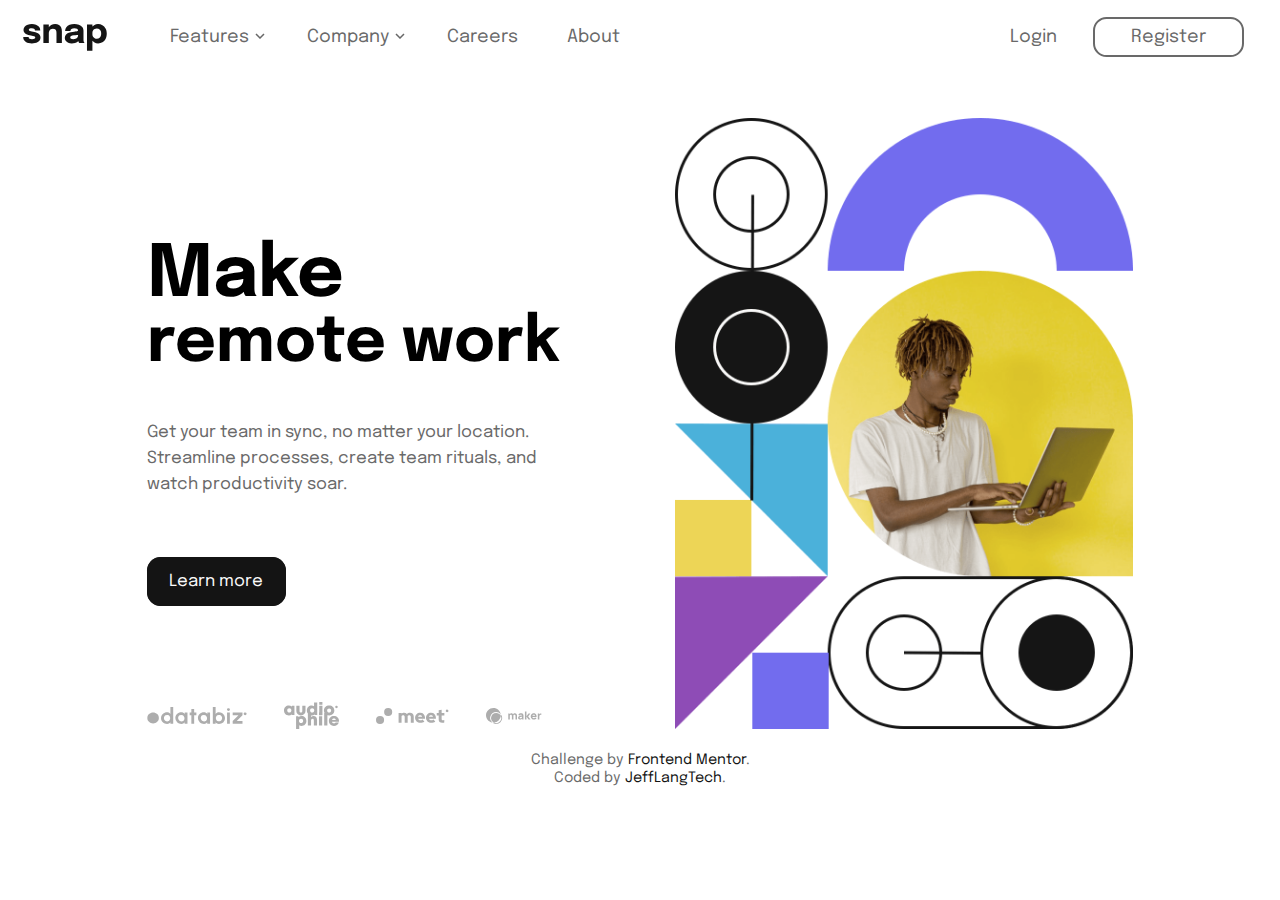
<file: index.html>
<!DOCTYPE html>
<html lang="en">
<head>
    <meta charset="UTF-8">
    <meta name="viewport" content="width=device-width, height=device-height, initial-scale=1.0">
    <link rel="icon" type="image/png" sizes="32x32" href="./images/favicon-32x32.png">
    <link rel="stylesheet" href="css/reset.css">
    <link rel="stylesheet" href="css/index-v2.css">
    <link rel="preconnect" href="https://fonts.googleapis.com">
    <link rel="preconnect" href="https://fonts.gstatic.com" crossorigin>
    <link href="https://fonts.googleapis.com/css2?family=Epilogue:wght@500;700;800&display=swap" rel="stylesheet">
    <title>Frontend Mentor | Intro section with dropdown navigation</title>
</head>
<body>
    <div id="body-wrapper">
    <header>
        <div id="overlay"></div>
        <div class="nav-container">
            <div class="logo">
                <img src="images/logo.svg" alt="">
            </div>
            <nav id="nav-menu" class="nav-flex-container">
                <div class="primary-links">
                    <ul class="flex-nav-links">
                        <li class="accordion-container">
                            <a href="#" class="accordion-ctrl">Features<img class="menu-arrow" src="images/icon-arrow-down.svg" alt="" srcset="">
                            </a>
                            <div class="accordion-content">
                                <ul class="sub-nav">
                                  <li><a href="#" class=""><img src="images/icon-todo.svg" alt="" srcset="" class="list-icons">Todo List</a></li>
                                  <li><a href="#" class=""><img src="images/icon-calendar.svg" alt="" srcset="" class="list-icons">Calendar</a></li>
                                  <li><a href="#" class=""><img src="images/icon-reminders.svg" alt="" srcset="" class="list-icons">Reminders</a></li>
                                  <li><a href="#" class=""><img src="images/icon-planning.svg" alt="" srcset="" class="list-icons">Planning</a></li>
                                </ul>
                            </div>
                        </li>
                        <li class="accordion-container">
                            <a href="#" class="accordion-ctrl">Company<img class="menu-arrow" src="images/icon-arrow-down.svg" alt="" srcset="">
                            </a>
                            <div class="accordion-content company-links">
                                <ul class="sub-nav">
                                  <li><a href="#" class="">History</a></li>
                                  <li><a href="#" class="">Our Team</a></li>
                                  <li><a href="#" class="">Blog</a></li>
                                </ul>
                            </div>
                        </li>
                        <li><a href="#">Careers</a></li>
                        <li><a href="#">About</a></li>
                    </ul>
                </div>
                <div class="flex-nav-links user-links">
                    <div class="user-buttons"><a href="#">Login</a></div>
                    <div class="user-buttons"><a class="register" href="#">Register</a></div>
                </div>
            </nav>
            <div class="menu-ctrl">
                <img id="menu-open" src="images/icon-menu.svg" alt="">
                <img id="menu-close" class="removed" src="images/icon-close-menu.svg" alt="">
            </div>
        </div>
    </header>
    <main>
        <div class="hero">
            <img class="img-mobile" src="images/image-hero-mobile.png" alt="" srcset="">
            <img class="img-desktop" src="images/image-hero-desktop.png" alt="" srcset="">
        </div>
        <div class="cta-container">
            <div class="cta-content">
                <h1><span id="lead-word">Make </span>remote work</h1>
                <p>Get your team in sync, no matter your location. Streamline processes, create team rituals, and watch productivity soar.</p>
            </div>
            <div class="cta">
                <a href="#" class="cta-button">Learn more</a>
            </div>
            <div class="examples-container">
                <div class="customer-examples"><img src="images/client-databiz.svg" alt="" srcset=""></div>
                <div class="customer-examples"><img src="images/client-audiophile.svg" alt="" srcset=""></div>
                <div class="customer-examples"><img src="images/client-meet.svg" alt="" srcset=""></div>
                <div class="customer-examples"><img src="images/client-maker.svg" alt="" srcset=""></div>
              </div>
        </div>
    </main>
    <footer>
        <div class="attribution">
            <p>Challenge by <a href="https://www.frontendmentor.io?ref=challenge" target="_blank">Frontend Mentor</a>.</p>
            <p>Coded by <a href="https://jefflangtech.github.io/">JeffLangTech</a>.</p>
        </div>
    </footer>
</div>
<script src="js/indexV2.js"></script>
</body>
</html>
</file>
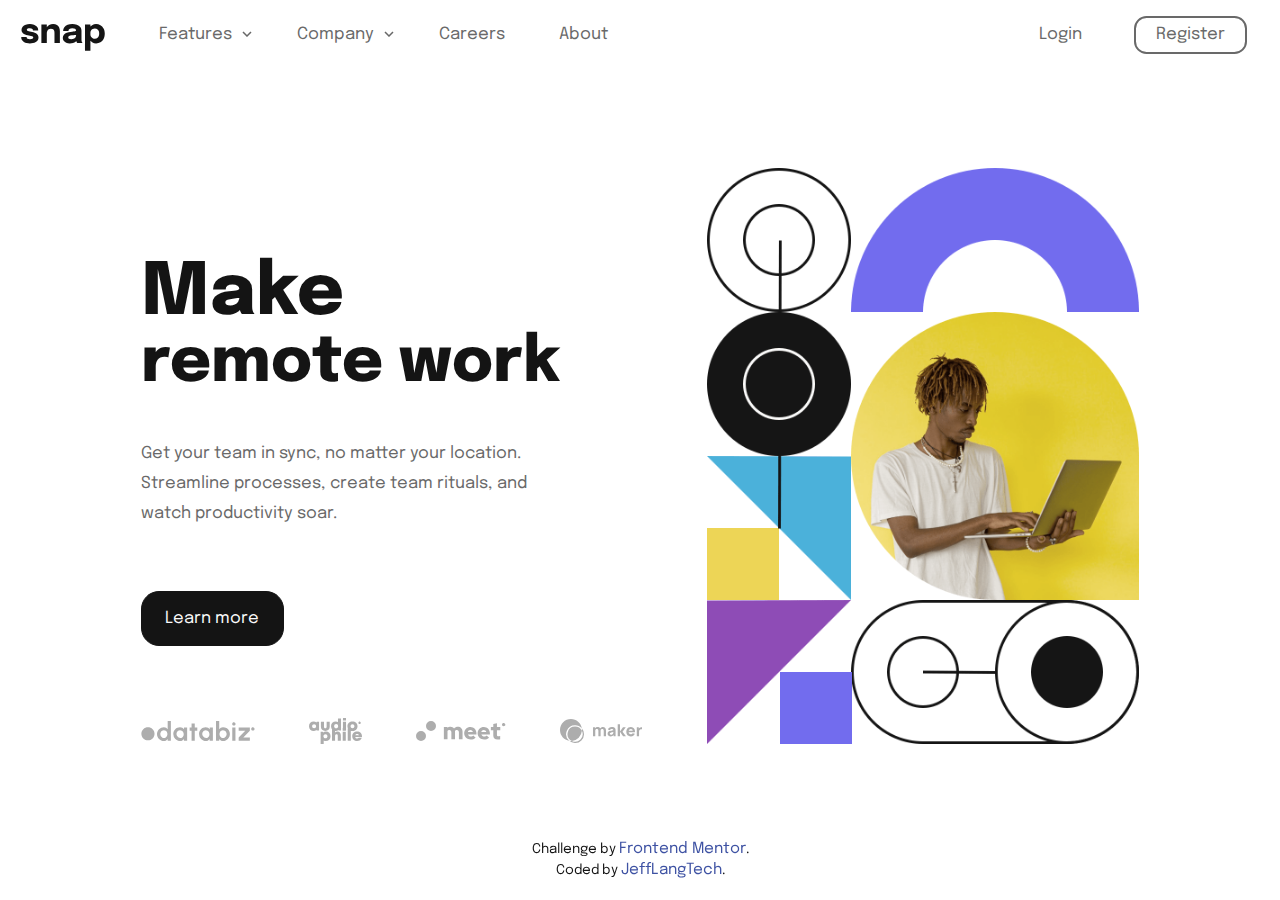
<file: index-v1.html>
<!DOCTYPE html>
<html lang="en">
<head>
    <meta charset="UTF-8">
    <meta name="viewport" content="width=device-width, initial-scale=1.0">
    <link rel="icon" type="image/png" sizes="32x32" href="./images/favicon-32x32.png">
    <link rel="stylesheet" href="css/index.css">
    <link rel="preconnect" href="https://fonts.googleapis.com">
    <link rel="preconnect" href="https://fonts.gstatic.com" crossorigin>
    <link href="https://fonts.googleapis.com/css2?family=Epilogue:wght@500;700;800&display=swap" rel="stylesheet">
    <title>Frontend Mentor | Intro section with dropdown navigation</title>
</head>
<body>
  <header>
    <div id="overlay"></div>
    <div class="nav-container">
      <div class="logo-container">
        <img class="logo" src="images/logo.svg" alt="" srcset="">
        <img id="menu-open" class="menu-ctrl" src="images/icon-menu.svg" alt="" srcset="">
        <img id="menu-close" class="menu-ctrl removed" src="images/icon-close-menu.svg" alt="" srcset="">
      </div>
      <nav id="nav-menu">
        <ul class="main-nav">
          <li><div class="accordion-ctrl link">Features
            <img class="accordion-ctrl-icon" src="images/icon-arrow-down.svg" alt="" srcset="">
            </div>
            <div class="accordion-content">
              <ul class="sub-nav">
                <li><a href="#" class="sub-links link"><img src="images/icon-todo.svg" alt="" srcset="">Todo List</a></li>
                <li><a href="#" class="sub-links link"><img src="images/icon-calendar.svg" alt="" srcset="">Calendar</a></li>
                <li><a href="#" class="sub-links link"><img src="images/icon-reminders.svg" alt="" srcset="">Reminders</a></li>
                <li><a href="#" class="sub-links link"><img src="images/icon-planning.svg" alt="" srcset="">Planning</a></li>
              </ul>
            </div>
          </li>
          <li><div class="accordion-ctrl link">Company
            <img class="accordion-ctrl-icon" src="images/icon-arrow-down.svg" alt="" srcset="">
            </div>
            <div class="accordion-content company-links">
              <ul class="sub-nav">
                <li><a href="#" class="sub-links link">History</a></li>
                <li><a href="#" class="sub-links link">Our Team</a></li>
                <li><a href="#" class="sub-links link">Blog</a></li>
              </ul>
            </div>
          </li>
          <li><a href="#" class="link">Careers</a></li>
          <li><a href="#" class="link last-nav-link">About</a></li>
        </ul>
        <div class="user-btn-container">
          <a href="#" class="user-btn link">Login</a>
          <a href="#" class="user-btn register link">Register</a>
        </div> 
      </nav>
    </div>
  </header>
  <main>
    <div class="hero-mobile">
      <img src="images/image-hero-mobile.png" alt="" srcset="">
    </div>
    <div class="hero-desktop">
      <img src="images/image-hero-desktop.png" alt="" srcset="">
    </div>
    <section class="cta">
      <h1><span class="h1-lead-word">Make <br class="h1-break"></span>remote work</h1>
      <p>Get your team in sync, no matter your location. Streamline processes, create team rituals, and watch productivity soar.</p>
      <a href="#" class="btn-cta">Learn more</a>
      <div class="examples-container">
        <div class="customer-examples"><img src="images/client-databiz.svg" alt="" srcset=""></div>
        <div class="customer-examples"><img src="images/client-audiophile.svg" alt="" srcset=""></div>
        <div class="customer-examples"><img src="images/client-meet.svg" alt="" srcset=""></div>
        <div class="customer-examples"><img src="images/client-maker.svg" alt="" srcset=""></div>
      </div>
    </section>
  </main>
  <div class="attribution">
    <p>Challenge by <a href="https://www.frontendmentor.io?ref=challenge" target="_blank">Frontend Mentor</a>.</p>
    <p>Coded by <a href="https://jefflangtech.github.io/">JeffLangTech</a>.</p>
  </div>
  <script src="js/index.js"></script>
</body>
</html>
</file>
<file: css/index-v2.css>
/* Colors
- Almost White: hsl(0, 0%, 98%)
- Medium Gray: hsl(0, 0%, 41%)
- Almost Black: hsl(0, 0%, 8%)

The designs were created to the following widths:

- Mobile: 375px
- Desktop: 1440px

- Font size (paragraph): 18px

font-family: 'Epilogue', sans-serif;
*/

* {
    box-sizing: border-box;
}

html {
    font-family: 'Epilogue', sans-serif;
    font-size: 18px;
}

body {
    margin: 0;
    padding: 0;
    height: 100%;
    position: relative;
    overflow: hidden;
}

#body-wrapper {
    width: 100%;
    overflow-x: hidden;
}

a {
    text-decoration: none;
}

/* NAV BAR */

#overlay {
    position: absolute;
    display: none;
    width: 100vw;
    height: 100%;
    background-color: hsl(0, 0%, 0%, 0.5);
    z-index: 50;
    cursor: pointer;
}

.nav-container {
    position: relative;
    width: 100vw;
    height: 100%;
    padding-block: 1rem;
    padding-left: 1.25rem;
    margin-bottom: 0.25rem;
    display: flex;
    align-items: center;
}

.logo {
    flex-grow: 0;
    flex-shrink: 0;
}

.logo > img {
    margin-top: 6px;
}

.nav-flex-container {
    display: flex;
    height: 100%;
    flex-grow: 1;
    padding-left: 1.5rem;
    justify-content: space-between;
    align-items: center;
}

.flex-nav-links {
    display: flex;
    align-items: center;
    margin-inline: 2rem;
    gap: 2rem;
}

.flex-nav-links li:last-child {
    margin-left: 0.75rem;
}

.flex-nav-links a {
    color: hsl(0, 0%, 41%);
}

.menu-arrow {
    padding-block: 3px;
    padding-inline: 6px;
    transition: transform 0.3s ease-in-out;
}

.accordion-content {
    max-height: 0px;
    opacity: 0;
    overflow: hidden;
    transition: max-height 0.2s ease-in-out, opacity 0.5s;
}

.sub-nav {
    padding-top: 1.5rem;
    padding-left: 1.5rem;
}

.sub-nav li {
    margin-bottom: 0.9rem;
}

.list-icons {
    padding-right: 1rem;
}

.user-links {
    margin-left: 0;
    padding-left: 0;
}

a:hover {
    color: hsl(0, 0%, 8%);
}

.register {
    border: 2px solid hsl(0, 0%, 41%);
    padding-block: 0.5rem;
    padding-inline: 2rem;
    border-radius: 0.75rem;
}

.register:hover {
    border: 2px solid hsl(0, 0%, 8%);
    cursor: pointer;
}

.menu-ctrl {
    display: none;
    cursor: pointer;
}

/* MAIN CONTENT */

main {
    display: flex;
    flex-direction: row-reverse;
    align-items: flex-end;
    justify-content: space-evenly;
}

.cta-content {
    display: flex;
    flex-direction: column;
    align-items: center;
    padding: 0.6rem;
    margin-bottom: 2rem;
}

h1 {
    font-weight: 700;
    font-size: 2rem;
    padding-top: 0.7rem;
    margin-block: 1.35rem;
}

.cta-content p {
    color: hsl(0, 0%, 41%);
    line-height: 1.45rem;
    font-size: 0.93rem;
    text-align: center;
    max-width: 625px;
}

.cta {
    text-align: center;
    margin-block: 1.2rem;
    padding-inline: 0.6rem;
}

.cta-button {
    background-color: hsl(0, 0%, 8%);
    border: 1px solid hsl(0, 0%, 8%);
    color: hsl(0, 0%, 98%);
    padding-block: 0.85rem;
    padding-inline: 1.2rem;
    border-radius: 0.75rem;
    font-size: 0.93rem;
}

.cta-button:hover {
    color: hsl(0, 0%, 8%);
    border: 2px solid hsl(0, 0%, 8%);
    background-color: hsl(0, 0%, 98%);
    cursor: pointer;
}

.examples-container {
    padding-block: 2rem;
    display: flex;
    justify-content: space-between;
    align-items: center;
    width: 100vw;
    max-width: 625px;
    padding-inline: 0.6rem;
    gap: 1rem;
}

.customer-examples {
    max-width: calc(100vw / 4.5);
}

.customer-examples > img {
    width: 100%;
    max-height: 1.5rem;
}

.customer-examples:nth-child(n+3) > img {
    max-height: 0.9rem;
}

footer {
    /* position: absolute; */
    /* bottom: 0px; */
    width: 100vw;
    text-align: center;
    padding-block: 1rem;
}

.attribution {
    font-size: 0.8rem;
}

.attribution p {
    color: hsl(0, 0%, 41%);
    line-height: 1rem;
}

.attribution a {
    color: hsl(0, 0%, 8%);
}

.attribution a:hover {
    color: hsl(0, 0%, 41%);
    border-bottom:1px solid hsl(0, 0%, 41%);
}

@media (max-width: 860px) {
    .nav-container {
        justify-content: space-between;
        padding-right: 1.25rem;
    }
    .nav-flex-container {
        position: absolute;
        z-index: 100;
        background-color: white;
        top: 0px;
        right: 0px;
        bottom: 0px;
        padding-top: 10vh;
        padding-left: 1.45rem;
        flex-direction: column;
        justify-content: flex-start;
        align-items: flex-start;
        min-height: 100vh;
        width: 70vw;
        max-width: 250px;
        transform: translateX(100%);
        transition: transform 0.2s ease-in-out;
    }
    .flex-nav-links {
        flex-direction: column;
        align-items: flex-start;
        margin: 0;
        padding: 0;
        gap: 1.6rem;
    }
    .flex-nav-links li:last-child {
        margin-left: 0rem;
    }
    .user-links {
        font-size: 0.9rem;
        padding-top: 3rem;
        margin-right: 0;
        align-items: center;
        width: 100%;
        padding-right: 2rem;
    }
    .user-buttons {
        padding-bottom: 0.75rem;
    }
    .register {
        padding-block: 0.75rem;
        padding-inline: 3.8rem;
        border-radius: 1rem;
    }
    .menu-ctrl {
        display: block;
        z-index: 99999;
    }
    main {
        flex-direction: column;
        align-items: center;
    }
    .hero {
        width: 100vw;
        max-width: 625px;
        text-align: center;
    }
    .img-mobile {
        width: 100%;
    }
    .img-desktop {
        display: none;
    }
}

@media (min-width: 860px) {
    .nav-container {
        margin-bottom: 2.5rem;
    }
    .accordion-content {
        position: absolute;
        z-index: -50;
        top: 3.5rem;
        left: 5.75rem;
        max-height: unset;
        background-color: white;
        border-radius: 0.5rem;
        overflow: visible;
        filter: drop-shadow(0 0 0.5rem hsla(0, 0%, 8%, 0.3));
    }
    .company-links {
        left: 17rem;
    }
    .sub-nav {
        padding: 1rem;
        padding-left: 1.25rem;
    }
    .sub-nav li:last-child {
        margin-left: 0;
        margin-bottom: 0;
    }
    .img-mobile {
        display: none;
    }
    .img-desktop {
        width: 480px;
        max-width: 50vw;
        padding-right: 1.2rem;
    }
    .cta-container {
        width: 680px;
        max-width: 50vw;
    }
    .cta-content {
        align-items: flex-start;
        padding-left: 1.2rem;
    }
    .cta-content > h1 {
        font-size: 3rem;
        margin-bottom: 2.5rem;
    }
    .cta-content > p {
        text-align: left;
        max-width: 400px;
    }
    .cta {
        text-align: left;
        padding-left: 1.2rem;
        padding-bottom: 2rem;
    }
    #lead-word {
        display: block;
        font-size: 3.5rem;
    }
    .examples-container {
        width: 460px;
        max-width: 50vw;
        padding-left: 1.2rem;
        padding-right: 2.4rem;
        padding-bottom: 0;
    }
    .customer-examples {
        max-width: 100px;
    }
}

@media (min-width: 860px) and (max-width: 950px) {
    .nav-flex-container {
        padding-left: 0.75rem;
    }
    .flex-nav-links {
        gap: 1rem;
    }
    .accordion-content {
        left: 5rem;
    }
    .company-links {
        left: 15.5rem;
    }
    .img-desktop {
        max-width: 45vw;
    }
}

@media (min-width: 950px) {
    .cta-content {
        margin-bottom: 3.5rem;
    }
    .cta-content h1 {
        font-size: 3.5rem;
    }
    #lead-word {
        font-size: 4rem;
    }
    .cta {
        padding-bottom: 3rem;
    }
}

@media (min-width: 1100px) {
    main {
        justify-content: center;
    }
    .cta-container {
        max-width: 550px;
    }
}

@media (min-width: 1300px) {
    .nav-container {
        margin-bottom: 3rem;
    }
    .cta-container {
        max-width: 660px;
    }
    .cta-content {
        margin-bottom: 4.5rem;
    }
    .cta-content h1 {
        font-size: 4rem;
        padding-bottom: 1rem;
    }
    #lead-word {
        font-size: 4.5rem;
    }
    .cta {
        padding-bottom: 4rem;
    }
    .img-desktop {
        width: 520px;
    }
}

@media (orientation: landscape) {
    #body-wrapper {
        height: 100vh;
        overflow-y: scroll;
    }
}

.removed {
    display: none;
}
</file>
<file: css/index.css>
/* Colors
- Almost White: hsl(0, 0%, 98%)
- Medium Gray: hsl(0, 0%, 41%)
- Almost Black: hsl(0, 0%, 8%)

The designs were created to the following widths:

- Mobile: 375px
- Desktop: 1440px

- Font size (paragraph): 18px

font-family: 'Epilogue', sans-serif;
*/

* {
    box-sizing: border-box;
    font-size: 18px;
}

body {
    margin: 0;
    padding: 0;
    font-family: 'Epilogue', sans-serif;
    color: hsl(0, 0%, 8%);
    overflow:hidden;
}

a {
    text-decoration: none;
    color: inherit;
    font-size: 0.93rem;
}

header {
    position: relative;
}

#overlay {
    position: absolute;
    display: none;
    width: 100vw;
    height: 100vh;
    background-color: hsl(0, 0%, 0%, 0.5);
    z-index: 50;
    cursor: pointer;
}

.nav-container {
    position: relative;
}

.logo-container {
    display: flex;
    justify-content: space-between;
    margin-bottom: 1.5rem;
}

.logo {
    margin-top: 1.35em;
    margin-left: 1.15em;
}

#menu-open {
    width: 32px;
    height: 18px;
}

#menu-close:hover, #menu-open:hover {
    cursor: pointer;
}

.menu-ctrl {
    margin-top: 1.35em;
    margin-right: 1.15em;
    z-index: 99999;
}

#nav-menu {
    /* position: absolute; */
    /* z-index: 100; */
    padding: 20px;
    /* height: 100vh; */
    /* width: 65vw; */
    /* right: 0; */
    /* top: 0; */
    color: hsl(0, 0%, 41%);
    background-color: white;
    transform: translateX(100%);
    transition: transform 0.2s ease-in-out;
}

.main-nav {
    display: flex;
    flex-direction: column;
    padding: 0;
    padding-top: 4em;
    margin: 0;
    margin-bottom: 2em;
}

.main-nav li {
    list-style: none;
    margin-bottom: 1em;
    font-size: 0.93em;
}

.accordion-ctrl {
    font-size: 0.93rem;
}

.accordion-ctrl:hover {
    cursor: pointer;
}

.accordion-ctrl-icon {
    margin-left: 0.35rem;
    margin-bottom: 0.1rem;
    transform: rotate(0turn);
    transition: transform 0.3s ease-in-out;
}

.accordion-content {
    max-height: 0px;
    opacity: 0;
    overflow: hidden;
    transition: max-height 0.2s ease-in-out, opacity 0.5s;
}

.sub-nav {
    padding-left: 2em;
    padding-top: 1.25em;
}

.sub-links {
    display: flex;
    align-items: center;
}

.link:hover {
    color: hsl(0, 0%, 8%);
}

.sub-links > img {
    max-height: 1.75em;
    margin-bottom: 0.25em;
    padding-right: 1em;
}

.user-btn-container {
    display: flex;
    flex-direction: column;
    align-items: center;
    gap: 1em;
}

.user-btn {
    text-decoration: none;
    color: inherit;
    font-size: 0.8em;
}

.register {
    border: 2px solid hsl(0, 0%, 41%);
    padding-top: 0.85em;
    padding-bottom: 0.85em;
    width: 95%;
    border-radius: 1em;
    text-align: center;
}

.register:hover {
    border: 2px solid hsl(0, 0%, 8%);
}

/* Main Section */
main {
    display: flex;
    flex-direction: column;
    align-items: center;
}

.hero-mobile img {
    width: 100%;
    margin-bottom: 2.75rem;
}

.hero-desktop {
    display: none;
}

.cta {
    display: flex;
    flex-direction: column;
    align-items: center;
}

.cta > h1 {
    font-size: 1.9rem;
    font-weight: 800;
    margin: 0;
    margin-bottom: 1.5rem;
}

.h1-lead-word {
    font-size: 1.9rem;
    font-weight: 800;
    margin: 0;
    margin-bottom: 1.5rem;
}
.h1-break {
    display: none;
}
.cta > p {
    color: hsl(0, 0%, 41%);
    line-height: 1.65rem;
    font-size: 0.92rem;
    text-align: center;
    /* padding-left: 0.65rem;
    padding-right: 0.65rem; */
    margin-bottom: 1.5rem;
    max-width: 20rem;
}

.btn-cta {
    display: inline-block;
    padding-top: 1rem;
    padding-bottom: 1rem;
    padding-left: 1.3rem;
    padding-right: 1.3rem;
    color: hsl(0, 0%, 98%);
    background-color: hsl(0, 0%, 8%);
    font-family: 'Epilogue', sans-serif;
    font-size: 0.92rem;
    border: 1px solid hsl(0, 0%, 8%);
    border-radius: 1rem;
    margin-bottom: 3rem;
}

.btn-cta:hover {
    background-color: hsl(0, 0%, 98%);
    color: hsl(0, 0%, 8%);
    border: 1px solid hsl(0, 0%, 8%);
}

.examples-container {
    margin-left: 1rem;
    margin-right: 1rem;
    display: flex;
    justify-content: space-between;
    align-items: center;
    gap: 1rem;
    width: 100%;
}
.customer-examples > img {
    max-width: calc(100vw / 5);
    max-height: 1.45rem;
}
.removed {
    display: none;
}

@media (max-width: 374px) {
    .cta > p {
        padding-left: 0.65rem;
        padding-right: 0.65rem;
    }
    body {
        min-width: 275px;
    }
    #nav-menu {
        position: absolute;
        z-index: 100;
        height: 100vh;
        width: 65vw;
        right: 0;
        top: 0;
    }
}

@media (max-width: 849px) {
    .hero-mobile img {
        max-width: 475px;
    }
    #nav-menu {
        position: absolute;
        max-width: 250px;
        position: absolute;
        z-index: 100;
        height: 100vh;
        width: 65vw;
        right: 0;
        top: 0;
    }
    .h1-break {
        display: none;
    }
}

@media (min-width: 850px) {
    .logo-container {
        position: static;
        flex-grow: 0;
    }
    .menu-ctrl {
        display: none;
    }
    .nav-container {
        display: flex;
        flex-direction: row;
        justify-content: flex-start;
        margin-bottom: 5rem;
    }
    #nav-menu {
        position: static;
        flex-grow: 1;
        display: flex;
        flex-direction: row;
        align-items: center;
        justify-content: space-between;
        padding: 0;
        padding-bottom: 0.5em;
        /* width: 80vw;
        z-index: 1; */
        color: hsl(0, 0%, 41%);
        background-color: hsla(255, 100%, 100%, 0);
        transform: translateX(0%);
        transition: transform 0.2s ease-in-out;
    }
    .main-nav {
        display: flex;
        flex-direction: row;
        padding: 0;
        padding-left: 2em;
        text-align: left;
        align-items: center;
        justify-content: flex-start;
        gap: 1em;
        margin: 0;
    }
    .main-nav li {
        max-width: 113px;
        min-width: 67px;
        padding: 0;
        margin: 0;
    }
    .last-nav-link {
        padding-left: 1.5em;
    }
    .accordion-content {
        position: absolute;
        z-index: 50;
        top: 3.5rem;
        left: -1rem;
        max-height: unset;
        background-color: white;
        border-radius: 1rem;
        filter: drop-shadow(0 0 0.5rem hsla(0, 0%, 8%, 0.5));
    }
    .company-links {
        left: 8rem;
    }
    .sub-nav {
        padding-left: 1rem;
        padding-top: 1rem;
        padding-right: 1.25rem;
        padding-bottom: 0.5rem;
    }
    .sub-links {
        margin-bottom: 0.75rem;
    }
    .user-btn-container {
        position: static;
        display: flex;
        flex-direction: row;
        align-items: center;
        gap: 1em;
    }
    .user-btn {
        font-size: 0.93em;
        margin-right: 2em;
    }
    .register {
        min-width: 113px;
        padding-top: 0.5em;
        padding-bottom: 0.5em;
        border-radius: 0.75em;
        text-align: center;
    }
    main {
        flex-direction: row-reverse;
        justify-content: center;
        align-items: flex-end;
        gap: 1rem;
    }
    .hero-mobile {
        display: none;
    }
    .hero-desktop {
        display: inline;
    }
    .hero-desktop img {
        max-width: 30vw;
    }
    .cta {
        min-width: 40vw;
        max-width: 50vw;
        align-items: flex-start;
    }
    .h1-lead-word {
        font-size: 4rem;
    }
    .h1-break {
        display: inline;
    }
    .cta h1 {
        font-size: 3.5rem;
    }
    .cta p {
        text-align: left;
        max-width: 24rem;
        padding-bottom: 2rem;
    }
    .btn-cta {
        margin-bottom: 4rem;
    }
    .examples-container {
        margin: 0;
        display: flex;
        justify-content: flex-start;
        align-items: center;
        gap: 3rem;
        max-width: 40vw;
    }
    .customer-examples > img {
        /* max-width: calc(100vw / 5); */
        max-height: 1.45rem;
    }
}

@media (min-width: 851px) and (max-width: 1000px) {
    main {
        gap: 1rem;
    }
    .h1-lead-word {
        font-size: 3rem;
    }
    .cta h1 {
        font-size: 2.5rem;
    }
    .btn-cta {
        margin-bottom: 4rem;
    }
    .hero-desktop img {
        min-width: 40vw;
    }
    .examples-container {
        max-width: 20vw;
    }
    .customer-examples > img {
        max-width: calc(25vw / 4);
        max-height: 1rem;
    }
}

@media (min-width: 1000px) and (max-width: 1200px) {
    main {
        gap: 3rem;
    }
    .cta {
        min-width: 40vw;
    }
    .h1-lead-word {
        font-size: 3.5rem;
    }
    .cta h1 {
        font-size: 3rem;
    }
    .hero-desktop img {
        min-width: 35vw;
    }
    .examples-container {
        max-width: 20vw;
    }
    .customer-examples > img {
        max-width: calc(30vw / 4);
        max-height: 1.15rem;
    }
}

@media (min-width: 1200px) and (max-width: 1440px) {
    .main-nav li {
        padding-left: 1rem;
        padding-right: 0.5rem;
        max-width: 153px;
    }
    .last-nav-link {
        padding-left: 0.5em;
    }
    .accordion-content {
        left: 0rem;
    }
    .company-links {
        left: 10.5rem;
    }
    .sub-nav {
        padding-left: 0;
        padding-right: 0.75rem;
    }
    main {
        gap: 3rem;
    }
    .h1-lead-word {
        font-size: 4rem;
    }
    .cta h1 {
        font-size: 3.5rem;
    }
    .hero-desktop img {
        max-width: 432px;
    }
}

@media (min-width: 1440px) {
    .main-nav li {
        padding-left: 1rem;
        padding-right: 0.5rem;
        max-width: 150px;
    }
    .last-nav-link {
        padding-left: 0.5em;
    }
    .accordion-content {
        left: 0rem;
    }
    .company-links {
        left: 10.5rem;
    }
    .sub-nav {
        padding-left: 0;
        padding-right: 0.75rem;
    }
    main {
        gap: 3rem;
    }
    .cta {
        max-width: 432px;
    }
    .h1-lead-word {
        font-size: 90px;
    }
    .cta h1 {
        font-size: 81px;
    }
    .hero-desktop img {
        max-width: 460px;
    }
}

/* Attribution styles for FrontEnd Mentor */
.attribution { 
    position: fixed;
    bottom: 0;
    width: 100%;
    display: flex;
    flex-direction: column;
    align-items: center;
    justify-content: flex-end;
    margin-bottom: 1rem;
    font-family: 'Epilogue', sans-serif;
    margin-top: auto;
}

.attribution p {
    font-size: 0.75rem;
    margin: 0;
    line-height: 1.2rem;
}

.attribution a { 
    color: hsl(228, 45%, 44%);
    font-size: 0.85rem;
}
</file>
